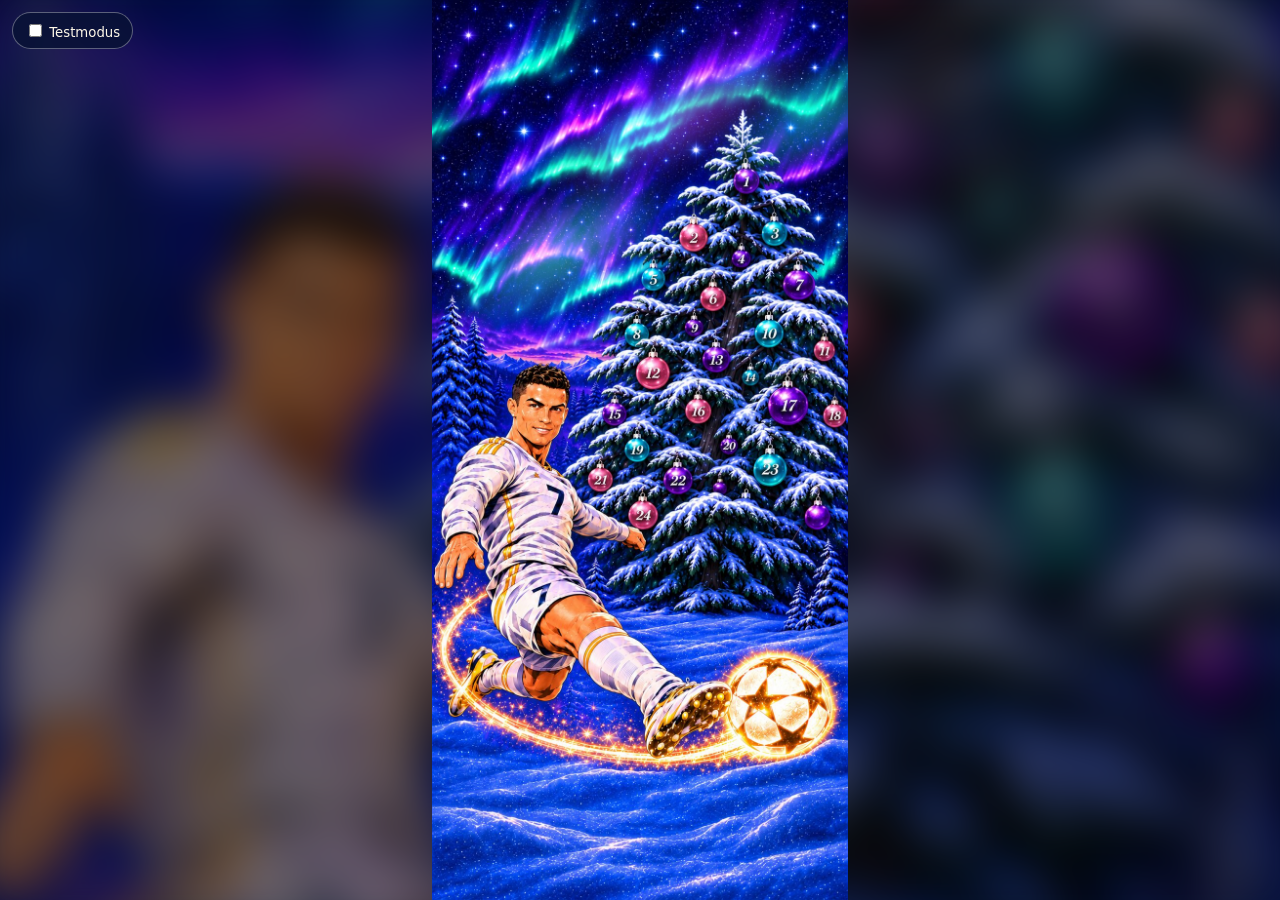
<file: index.html>
<!doctype html>
<html lang="de">
<meta charset="utf-8">
<meta name="viewport" content="width=device-width,initial-scale=1,viewport-fit=cover">
<title>Emilias Adventskalender</title>
<link rel="stylesheet" href="puzzles/puzzles.css">
<style>
*{box-sizing:border-box}body{margin:0;background:#080f33;color:#fff9e9;font:1rem system-ui}
main{position:fixed;inset:0;overflow:hidden;display:grid;place-items:center}
main::before{content:"";position:absolute;inset:-30px;background:center/cover url(calendar.svg);filter:blur(24px) brightness(.45)}
#scene{position:relative;width:min(100vw,46.15dvh);aspect-ratio:852/1846;background:center/100% 100% url(calendar.svg);transition:transform 2s cubic-bezier(.6,0,.28,1)}
.door{position:absolute;transform:translate(-50%,-50%);border:0;border-radius:50%;background:none;padding:0;cursor:pointer;perspective:150px}
.door:focus-visible,.door[data-opened]{outline:2px solid #ffe0a3;outline-offset:2px}
.door.opening{background:radial-gradient(circle,#fffbe0 5%,#ffca61 34%,#a143c5 65%,#120b40 90%);box-shadow:0 0 20px #ffe482;z-index:1}
.door.opening::after{content:"";position:absolute;inset:0;border-radius:50%;background-image:url(calendar.svg);background-size:var(--size);background-position:var(--position);transform-origin:left center;animation:open 1s ease-in-out forwards}
@keyframes open{to{transform:rotateY(-110deg);opacity:.55}}
.test{position:fixed;top:max(12px,env(safe-area-inset-top));left:12px;background:#091236dc;border:1px solid #ffffff55;border-radius:100px;padding:8px 12px;font-size:.83rem}
@media(prefers-reduced-motion:reduce){*,*::after{animation-duration:0s!important;transition-duration:0s!important}}

.weather{position:absolute;inset:0;overflow:hidden;pointer-events:none}
.aurora{position:absolute;inset:-8% -18% 56%;background:radial-gradient(ellipse 26% 13% at 30% 59%,#48ffd5a0,transparent 85%),radial-gradient(ellipse 31% 12% at 60% 45%,#c24cff9c,transparent 85%),radial-gradient(ellipse 24% 11% at 81% 59%,#27ffe77e,transparent 85%);mix-blend-mode:screen;filter:blur(12px);transform:rotate(-28deg);animation:aurora-drift 13s ease-in-out infinite alternate}
@keyframes aurora-drift{from{opacity:.25;transform:translate(-5%,2%) rotate(-31deg)}to{opacity:.75;transform:translate(6%,-5%) rotate(-24deg)}}
.flake::before{content:"";position:absolute;inset:0;background:#eefbff;clip-path:polygon(50% 0,62% 38%,100% 50%,62% 62%,50% 100%,38% 62%,0 50%,38% 38%);animation:crystal-twinkle var(--sparkle) ease-in-out infinite alternate}
@keyframes crystal-twinkle{from{opacity:.32;transform:scale(.68) rotate(0deg)}to{opacity:1;transform:scale(1.45) rotate(40deg)}}
.flake{position:absolute;top:-8px;width:var(--diameter);height:var(--diameter);filter:drop-shadow(0 0 2px #b9ecff);opacity:var(--alpha);animation:snowfall var(--duration) var(--delay) linear infinite}
@keyframes snowfall{to{transform:translate(var(--drift),calc(100dvh + 16px))}}
.meteor{position:absolute;top:5%;left:83%;width:clamp(72px,24%,180px);height:4px;border-radius:50%;background:linear-gradient(90deg,#fff,transparent);filter:drop-shadow(0 0 4px #9ceaff);opacity:0;animation:shoot 7s linear infinite}
@keyframes shoot{0%,10%{opacity:0;transform:translate(0,0) rotate(-26deg)}13%{opacity:.95}28%,100%{opacity:0;transform:translate(-56vw,27vw) rotate(-26deg)}}
#scene:has(.opening) .weather{visibility:hidden}
@media(prefers-reduced-motion:reduce){.weather{display:none}}
@media(orientation:portrait) and (max-width:600px){#scene{width:100vw;height:max(216.67vw,100dvh);flex:none}main{grid-template:100% / 100%;align-items:center}}</style>
<main aria-label="Emilias Adventskalender"><div id="scene"><div class="weather" aria-hidden="true"><div class="aurora"></div><div class="meteor"></div></div></div></main>
<label class="test"><input type="checkbox" id="test"> Testmodus</label>
<dialog id="chapter" aria-labelledby="heading">
  <div class="chapter-inner">
    <header class="chapter-header">
      <button id="back" type="button">← Zum Kalender</button>
      <span id="day"></span>
    </header>
    <h1 id="heading"></h1>
    <section id="day-content">
      <button id="open-puzzle" type="button" class="puzzle-card" hidden>
        <span>
          <strong>Rätsel</strong>
          <span class="door-detail" id="puzzle-name"></span>
        </span>
        <span class="puzzle-arrow" aria-hidden="true">→</span>
      </button>
      <button id="open-story" type="button" class="puzzle-card" hidden>
        <span>
          <strong>Weihnachtsgeschichte</strong>
          <span class="door-detail" id="story-preview"></span>
        </span>
        <span class="puzzle-arrow" aria-hidden="true">→</span>
      </button>
      <aside class="daily-saying" id="daily-saying" aria-labelledby="daily-saying-title" hidden>
        <h2 id="daily-saying-title">Tagesspruch</h2>
        <p></p>
        <cite hidden></cite>
      </aside>
      <p id="calendar-message" role="status" hidden></p>
    </section>
    <section id="puzzle-content" hidden></section>
    <article class="story-content" id="story-content" aria-labelledby="heading" hidden></article>
  </div>
</dialog>
<script type="module">
import { mountPuzzle, puzzleKinds, puzzles } from './puzzles/puzzles.js';
import { chapters, sayings } from './story-data.js';

const positions = [[644,373,52],[536,488,58],[702,478,52],[634,530,40],[453,573,49],[576,612,52],[751,585,64],[419,685,49],[537,673,37],[690,685,58],[803,719,43],[452,765,70],[582,739,54],[652,775,35],[373,847,50],[545,842,52],[729,831,80],[825,853,45],[420,923,51],[608,914,36],[344,984,50],[504,982,59],[693,963,67],[433,1056,61]];
const scene = document.querySelector('#scene');
const test = document.querySelector('#test');
test.checked = new URLSearchParams(location.search).has('test');
const chapter = document.querySelector('#chapter');
const heading = document.querySelector('#heading');
const back = document.querySelector('#back');
const dayContent = document.querySelector('#day-content');
const puzzleContent = document.querySelector('#puzzle-content');
const openPuzzle = document.querySelector('#open-puzzle');
const puzzleName = document.querySelector('#puzzle-name');
const openStory = document.querySelector('#open-story');
const storyPreview = document.querySelector('#story-preview');
const storyContent = document.querySelector('#story-content');
const dailySaying = document.querySelector('#daily-saying');
const sayingText = dailySaying.querySelector('p');
const sayingCredit = dailySaying.querySelector('cite');
const message = document.querySelector('#calendar-message');
let opened = {};
let activeDoor;
let activePuzzle;
let activeStory;
let activeSaying;
let puzzleRequest;
let testing = false;

const storyChoiceKey = 'emilia-story-choices-v1';
const trialChoices = {};
let storyChoices = {};
try {
  const savedChoices = JSON.parse(localStorage.getItem(storyChoiceKey));
  if (savedChoices && typeof savedChoices === 'object') storyChoices = savedChoices;
} catch {}

try { opened = JSON.parse(localStorage.getItem('emilia-opened')) || {}; } catch {}

function show(number, unlocked) {
  activePuzzle = unlocked ? puzzles[number - 1] : null;
  activeStory = unlocked ? chapters[number - 1] : null;
  activeSaying = unlocked ? sayings[number - 1] : null;
  document.querySelector('#day').textContent = number + '. Dezember';
  showDay();
  chapter.showModal();
  chapter.scrollTop = 0;
}

function showDay() {
  puzzleRequest?.abort();
  puzzleContent.replaceChildren();
  puzzleContent.hidden = true;
  storyContent.replaceChildren();
  storyContent.hidden = true;
  dayContent.hidden = false;
  back.textContent = '← Zum Kalender';
  heading.textContent = activePuzzle ? 'Türchen ' + activePuzzle.day : 'Die Kugel schläft noch';
  message.hidden = Boolean(activePuzzle);
  message.textContent = activePuzzle ? '' : 'Diese Kugel öffnet sich am ' + document.querySelector('#day').textContent + ' 2026.';
  openPuzzle.hidden = !activePuzzle;
  openStory.hidden = !activeStory;
  dailySaying.hidden = !activeSaying;
  if (activePuzzle) puzzleName.textContent = puzzleKinds[activePuzzle.kind] + ' · ' + activePuzzle.title;
  if (activeStory) storyPreview.textContent = activeStory.title;
  sayingText.textContent = activeSaying?.text ?? '';
  sayingCredit.textContent = activeSaying?.credit ?? '';
  sayingCredit.hidden = !activeSaying?.credit;
}

openStory.addEventListener('click', () => {
  const { title, paragraphs, choice, recall } = activeStory;
  const choices = testing ? trialChoices : storyChoices;
  for (const text of paragraphs) {
    const paragraph = document.createElement('p');
    paragraph.textContent = text;
    storyContent.append(paragraph);
  }
  if (recall && Object.hasOwn(recall.responses, choices[recall.day])) {
    const paragraph = document.createElement('p');
    paragraph.textContent = recall.responses[choices[recall.day]];
    storyContent.append(paragraph);
  }
  if (choice) {
    const number = activePuzzle.day;
    const group = document.createElement('fieldset');
    const legend = document.createElement('legend');
    legend.textContent = choice.prompt;
    group.append(legend);
    const options = [...choice.options, ''];
    const buttons = options.map(option => {
      const button = document.createElement('button');
      button.type = 'button';
      button.textContent = option || 'Ohne Auswahl';
      button.setAttribute('aria-pressed', String(option === (choices[number] ?? '')));
      button.addEventListener('click', () => {
        if (option) choices[number] = option;
        else delete choices[number];
        buttons.forEach((peer, index) => peer.setAttribute('aria-pressed', String(options[index] === option)));
        if (!testing) {
          try { localStorage.setItem(storyChoiceKey, JSON.stringify(storyChoices)); } catch {}
        }
      });
      return button;
    });
    group.append(...buttons);
    storyContent.append(group);
  }
  dayContent.hidden = true;
  storyContent.hidden = false;
  back.textContent = '← Zum Türchen';
  heading.textContent = title;
  chapter.scrollTop = 0;
  back.focus({preventScroll:true});
});

openPuzzle.addEventListener('click', async () => {
  const request = new AbortController();
  puzzleRequest = request;
  dayContent.hidden = true;
  puzzleContent.hidden = false;
  back.textContent = '← Zum Türchen';
  heading.textContent = activePuzzle.title;
  chapter.scrollTop = 0;
  back.focus({preventScroll:true});
  try {
    await mountPuzzle(puzzleContent,activePuzzle,testing,request.signal);
  } catch {
    if (!request.signal.aborted) puzzleContent.textContent = 'Das Rätsel konnte nicht geladen werden. Öffne es noch einmal.';
  }
});
function goBack() {
  if (!puzzleContent.hidden || !storyContent.hidden) {
    const returnButton = storyContent.hidden ? openPuzzle : openStory;
    showDay();
    chapter.scrollTop = 0;
    returnButton.focus({preventScroll:true});
  } else {
    chapter.close();
  }
}
back.addEventListener('click',goBack);
chapter.addEventListener('cancel',event=>{
  event.preventDefault();
  goBack();
});

const pause = ms => new Promise(resolve => setTimeout(resolve, matchMedia('(prefers-reduced-motion: reduce)').matches ? 0 : ms));
positions.forEach(([x,y,size], index) => {
  const number = index + 1;
  const button = document.createElement('button');
  button.className = 'door';
  button.setAttribute('aria-label', 'Türchen ' + number);
  button.style.cssText = `left:${x/852*100}%;top:${y/1846*100}%;width:${size/852*100}%;height:${size/1846*100}%;--size:${852/size*100}% ${1846/size*100}%;--position:${(x-size/2)/(852-size)*100}% ${(y-size/2)/(1846-size)*100}%`;
  if (opened[number]) button.dataset.opened = '';
  button.onclick = async () => {
    if (activeDoor || chapter.open) return;
    const today = new Date();
    testing = test.checked;
    if (!testing && today < new Date(2026,11,number)) {
      show(number, false);
      return;
    }
    activeDoor = button;
    test.disabled = true;
    button.classList.add('opening');
    await pause(1000);
    scene.style.transformOrigin = `${x/852*100}% ${y/1846*100}%`;
    const scale = 22;
    scene.style.transform = `translate(${(0.5-x/852)*scene.clientWidth}px,${(0.5-y/1846)*scene.clientHeight}px) scale(${scale})`;
    await pause(2010);
    if (!testing) {
      opened[number] = true;
      button.dataset.opened = '';
      try { localStorage.setItem('emilia-opened', JSON.stringify(opened)); } catch {}
    }
    show(number, true);
  };
  scene.append(button);
});
chapter.addEventListener('close', async () => {
  puzzleRequest?.abort();
  puzzleContent.replaceChildren();
  scene.style.transform = '';
  if (!activeDoor) return;
  await pause(2000);
  activeDoor.classList.remove('opening');
  activeDoor.focus({preventScroll:true});
  activeDoor = null;
  test.disabled = false;
});

const weather = document.querySelector('.weather');
if (!matchMedia('(prefers-reduced-motion: reduce)').matches) {
  for (let i = 0; i < 88; i++) {
    const flake = document.createElement('span');
    flake.className = 'flake';
    flake.style.cssText = `left:${Math.random()*100}%;--diameter:${2+Math.random()*4.5}px;--alpha:${.35+Math.random()*.6};--duration:${11+Math.random()*13}s;--delay:${-Math.random()*24}s;--drift:${(Math.random()-.5)*85}px`;
    flake.style.setProperty('--sparkle', (1.4 + Math.random() * 2.6) + 's');
    weather.append(flake);
  }
}
</script>
</html>
</file>
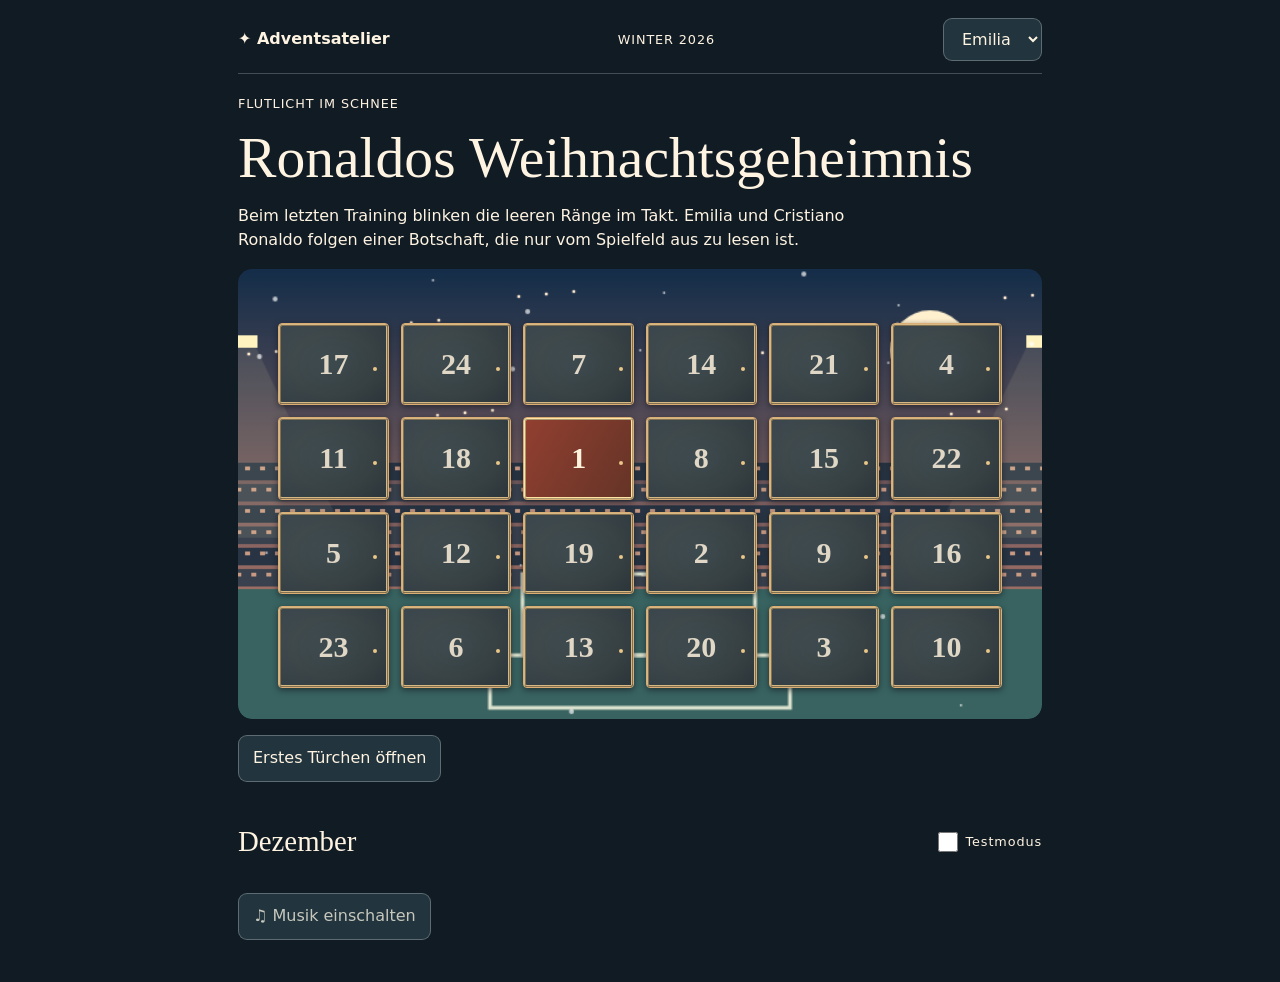
<file: prototyp-2026/index.html>
<!doctype html><html lang="de"><meta charset="utf-8"><meta name="viewport" content="width=device-width,initial-scale=1"><title>Adventsatelier · Winter 2026</title><style>
*{box-sizing:border-box}body{margin:0;background:#101b24;color:#fff4e2;font:16px/1.55 system-ui,sans-serif}main{max-width:840px;margin:auto;padding:18px}header,nav,.row{display:flex;gap:10px;align-items:center;flex-wrap:wrap;justify-content:space-between}header{border-bottom:1px solid #ffffff38;padding-bottom:12px}small,label{font-size:.8rem;letter-spacing:.07em}select,button{font:inherit;color:inherit;background:#22343d;border:1px solid #ffffff45;border-radius:9px;padding:10px 14px;cursor:pointer}button:disabled{opacity:.48;cursor:default}button:focus-visible,select:focus-visible{outline:3px solid gold}button:hover:enabled{border-color:#ffdc8d}h1,h2{font:normal clamp(2rem,6vw,3.6rem)/1.04 Georgia;margin:12px 0}h2{font-size:1.8rem}p{max-width:65ch}canvas{display:block;width:100%;border-radius:14px;margin:16px 0;background:#18273a}.grid{display:grid;grid-template-columns:repeat(8,1fr);gap:7px}.grid button{padding:8px 1px;min-height:44px;font-family:Georgia;font-size:1.22rem}.active{background:#ffdf9c;color:#25202a}article{padding:17px 0}#actions{display:flex;gap:8px;flex-wrap:wrap}#scene{position:relative}#scene button{position:absolute;transform:translate(-50%,-50%);background:transparent;border:0;font-size:clamp(19px,4vw,32px);padding:0;min-width:44px;min-height:44px}.hint{outline:3px dashed gold}footer{margin:24px 0;color:#c7c8bd}input{width:20px;height:20px;vertical-align:middle}@media(max-width:550px){.grid{grid-template-columns:repeat(6,1fr)}main{padding:12px}select{max-width:100%}}

#frame{overflow:hidden;border-radius:14px;margin:1rem 0;isolation:isolate}
#stage{position:relative}
#art{margin:0}
body:not(.inside) #art{height:clamp(320px,56vw,450px);object-fit:cover}
#days{position:absolute;inset:12% 5% 7%;display:grid;grid-template-columns:repeat(6,1fr);grid-template-rows:repeat(4,1fr);gap:clamp(5px,1vw,12px)}
#days button{position:relative;background:radial-gradient(ellipse,#fff2ba,#e7aa56 55%,#684127);padding:0;overflow:visible;border:1px solid #d9ad74;border-radius:4px;box-shadow:0 2px 6px #10131d99;perspective:480px;color:#fff5de;opacity:1}
#days .leaf{display:grid;place-items:center;position:absolute;inset:0;background:linear-gradient(130deg,#263e4bf2,#192732f2);border:2px ridge #d6b884;border-radius:3px;transform-origin:left center;backface-visibility:hidden;font:bold clamp(17px,3.7vw,30px) Georgia}
#days button:disabled .leaf{color:#e0d7c6;background:linear-gradient(130deg,#364650ee,#26343cee)}
#days .active .leaf{background:linear-gradient(120deg,#913f30,#653427);border-color:#ffe4a6}
#days .leaf:after{content:'';position:absolute;right:8%;top:53%;width:4px;height:4px;border-radius:50%;background:#eac788}
.inside #days,.inside #intro,.inside .row,body:not(.inside) #back{display:none}
.inside #panel{animation:appear .35s ease-out}
@keyframes appear{from{opacity:0;transform:translateY(8px)}to{opacity:1;transform:none}}
@media(max-width:510px){#days{grid-template-columns:repeat(4,1fr);grid-template-rows:repeat(6,1fr);inset:8% 5% 5%}body:not(.inside) #art{height:370px}}
@media(prefers-reduced-motion:reduce){.inside #panel{animation:none}}
</style><main><header><b>✦ Adventsatelier</b><small>WINTER 2026</small><select id="world" aria-label="Kalender wählen"></select></header><article><small id="tag"></small><h1 id="title"></h1><p id="intro"></p><div id="frame"><div id="stage"><div id="scene"><canvas id="art" width="800" height="360" aria-label="Illustrierte Winterwelt"></canvas></div><div class="grid" id="days"></div></div></div><button id="back">Zurück zum Kalender</button><div id="panel" tabindex="-1"></div><div id="actions"></div><p id="msg" role="status"></p></article><div class="row"><h2>Dezember</h2><label><input type="checkbox" id="test"> Testmodus</label></div><footer><button id="music">♫ Musik einschalten</button> <span id="saved"></span></footer></main><script>
const worlds=[
['Emilia','Ronaldos Weihnachtsgeheimnis','FLUTLICHT IM SCHNEE','Beim letzten Training blinken die leeren Ränge im Takt. Emilia und Cristiano Ronaldo folgen einer Botschaft, die nur vom Spielfeld aus zu lesen ist.','Die siebte Lampe','Ronaldo stoppt den Ball. „Emilia, siehst du das auch?“ Hoch über Block sieben blinkt ein Licht. Neben der Eckfahne steckt ein Umschlag im Schnee.','Den Umschlag öffnen','Ronaldo ein Lichtzeichen geben','Im Umschlag steckt eine silberne Eintrittskarte mit deinem Namen.','Ronaldo winkt zurück. Oben lässt jemand einen gestreiften Schal fallen.','Die Karte passt in den Schlitz am Spielertunnel. Dahinter summt ein Radio.','Am Ende des Tunnels erkennt die Platzwartin den Schal. „Den suche ich seit Weihnachten!“'],
null,
null,
null,
null
];
const fixed=0;
const $=id=>document.getElementById(id),world=$('world'),dayGrid=$('days'),ctx=$('art').getContext('2d');let w=fixed??0,step=0,choice=0,playing=false,deadline=0,clock=0,found=[],hints=0,sequence=[],progress={},audio=null,musicTimer;
const now=new Date(),dateKey=now.getFullYear()*10000+(now.getMonth()+1)*100+now.getDate();$('test').checked=dateKey<20261201;
function save(){try{localStorage.setItem('advent26-v1-'+w,JSON.stringify(progress));$('saved').textContent='Lokal gespeichert'}catch{$('saved').textContent='Speicherung hier nicht verfügbar'}}
function act(label,fn){let b=document.createElement('button');b.textContent=label;b.onclick=fn;$('actions').append(b);return b}
function scene(){let c=ctx,t=Date.now()/2000,phase=dateKey>=20261220?3:dateKey>=20261213?2:dateKey>=20261206?1:0;let palettes=[['#142d49','#d68870'],['#292446','#d9a26c'],['#312450','#a998dc'],['#141820','#776331'],['#473441','#bf8966']];let [a,b]=palettes[w],g=c.createLinearGradient(0,0,0,360);g.addColorStop(0,a);g.addColorStop(1,b);c.fillStyle=g;c.fillRect(0,0,800,360);function rect(x,y,ww,h,color){c.fillStyle=color;c.fillRect(x,y,ww,h)}function poly(points,color){c.beginPath();points.forEach(([x,y],i)=>i?c.lineTo(x,y):c.moveTo(x,y));c.closePath();c.fillStyle=color;c.fill()}function circle(x,y,r,color){c.beginPath();c.arc(x,y,r,0,7);c.fillStyle=color;c.fill()}
circle(632-phase*64,65,32,'#fff0ce');for(let i=0;i<45;i++)circle(i*173%800,i*47%165,1.3,'#ffead1');
if(w===0||w===3){for(let i=0;i<6;i++){rect(0,155+i*17,800,14,i%2?'#38414d':'#283443');for(let j=0;j<72;j++)rect(j*12+(i%2)*5,158+i*17,4,3,w===3?'#e5bd47':'#c89a83')}poly([[0,256],[800,256],[800,360],[0,360]],w===3?'#55583c':'#386360');c.strokeStyle='#dae1cd';c.lineWidth=3;c.strokeRect(306,244,186,65);c.strokeRect(280,309,240,42);for(let x of [65,735]){rect(x,57,5,100,'#1e3044');rect(x-26,53,55,10,'#fff3bf');poly([[x-26,63],[x+28,63],[x+100,215],[x-100,215]],'#fff4ba18')}}
else if(w===4){rect(52,38,190,171,'#ddba89');rect(60,46,174,155,'#435974');for(let i=0;i<15;i++)circle(65+i*43%160,53+i*33%140,2,'#fff');rect(143,40,7,170,'#e3c99b');rect(54,128,184,7,'#e3c99b');for(let k=0;k<2;k++){for(let i=0;i<24;i++){let h=25+i*17%41;rect(300+18*i,105+89*k-h,13,h,['#80716e','#a96752','#6c8581','#ceab70'][i%4])}rect(290,105+89*k,465,9,'#573e38')}rect(0,243,800,117,'#846352');for(let i=0;i<17;i++){let x=i*59%780,y=257+i*29%89;rect(x,y,22,8,['#bc866d','#c4ad87','#6a8983'][i%3]);circle(x+10,y-5,5,'#68494a')}}
else {poly([[0,200],[120,97],[223,192],[398,91],[570,180],[694,110],[800,173],[800,360],[0,360]],'#514f69');for(let i=0;i<30;i++){let x=i*83%800,y=156+i*21%86;poly([[x,y-45],[x-20,y+22],[x+20,y+22]],'#374c52')}poly([[0,241],[240,224],[470,245],[800,212],[800,360],[0,360]],'#ddd7e0');for(let i=0;i<5;i++){let x=22+i*162,y=199+(i%2)*25;rect(x,y,92,60,'#785c64');poly([[x-9,y],[x+44,y-41],[x+101,y]],'#eedee2');rect(x+13,y+17,18,21,'#ffdc90');rect(x+60,y+17,16,21,'#ffdc90')}if(w===1){rect(0,319,800,5,'#675052');for(let i=0;i<3;i++){rect(220+i*100,264,96,44,'#384651');for(let j=0;j<4;j++)rect(228+i*100+j*22,272,15,15,'#ffd991');circle(238+i*100,312,9,'#433744');circle(298+i*100,312,9,'#433744')}}}
if(w!==4)for(let i=0;i<54;i++)circle((i*61+Math.sin(t+i)*7+800)%800,(i*71+t*12)%360,1+i%2,'#ffffffb0');}
setInterval(scene,matchMedia('(prefers-reduced-motion: reduce)').matches?60000:120);
function clear(){clearInterval(clock);playing=false;$('panel').replaceChildren();$('actions').replaceChildren();$('msg').textContent='';document.querySelectorAll('#scene button').forEach(b=>b.remove())}
function panel(title,body){let h=document.createElement('h2'),p=document.createElement('p');h.textContent=title;p.textContent=body;$('panel').append(h,p)}

let opening=false;
async function openDoor(){
  if(opening||document.body.classList.contains('inside'))return;
  const door=dayGrid.querySelector('.active');
  if(!door||door.disabled)return;
  opening=true;
  const stage=$('stage'), leaf=door.querySelector('.leaf');
  const view=stage.getBoundingClientRect(), slot=door.getBoundingClientRect();
  const x=slot.left-view.left+slot.width/2, y=slot.top-view.top+slot.height/2;
  const animations=[];
  try{
    if(!matchMedia('(prefers-reduced-motion: reduce)').matches && leaf.animate){
      stage.style.transformOrigin=x+'px '+y+'px';
      animations.push(leaf.animate([{transform:'rotateY(0deg)'},{transform:'rotateY(-109deg)'}],
        {duration:700,easing:'ease-in-out',fill:'forwards'}));
      animations.push(stage.animate([{transform:'none',opacity:1,offset:0},{transform:'none',opacity:1,offset:.28},{transform:'translate('+(view.width/2-x)+'px,'+(view.height/2-y)+'px) scale('+Math.max(view.width/slot.width,view.height/slot.height)+')',opacity:.15}],
        {duration:1250,easing:'ease-in-out',fill:'forwards'}));
      await Promise.all(animations.map(a=>a.finished));
    }
  }finally{
    animations.forEach(a=>a.cancel());
    opening=false;
  }
  document.body.classList.add('inside');
  start();
  $('panel').focus({preventScroll:true});
}
$('back').onclick=home;

function grid(){dayGrid.replaceChildren();for(let i=1;i<=24;i++){let b=document.createElement('button');b.textContent=i===1&&progress.done?'1 ✓':i;b.disabled=i!==1||(!$('test').checked&&dateKey<20261201);b.title=i===1?'Erstes Türchen':'Für die gemeinsame Ausarbeitung vorgesehen';if(i===1)b.className='active';const leaf=document.createElement('span');leaf.className='leaf';leaf.textContent=b.textContent;b.replaceChildren(leaf);b.setAttribute('aria-label','Türchen '+i);b.style.order=(i*7+new Date().getDate()*5)%24;b.onclick=openDoor;dayGrid.append(b)}}
function home(){document.body.classList.remove('inside');clear();let d=worlds[w];$('tag').textContent=d[2];$('title').textContent=d[1];$('intro').textContent=d[3];try{progress=JSON.parse(localStorage.getItem('advent26-v1-'+w))||{}}catch{progress={}}$('saved').textContent=progress.done?'1 von 24 geöffnet':'';scene();grid();if($('test').checked||dateKey>=20261201)act(progress.done?'Erstes Türchen erneut spielen':'Erstes Türchen öffnen',openDoor)}
function start(){clear();let d=worlds[w];panel(d[4],d[5]);if(w===4)act('Suche starten · 60 Sekunden',hunt);else for(let i=0;i<2;i++)act(d[6+i],()=>{choice=i;clear();panel(d[4],d[8+i]);if(w===3)code();else act(['Zum Spielertunnel','Den ersten Halt ausrufen','Zum Dorfbrunnen'][w],()=>finish(d[10+i]))});$('panel').scrollIntoView({block:'center'})}
function finish(s){clear();progress={done:true,choice,ending:s};save();panel('Erste Seite im Winteralbum',s);grid();act('Zur Kalenderwelt',home)}
function code(){let keys=choice?['Mitte','Links','Rechts']:['Rechts','Mitte','Links'];sequence=[];$('msg').textContent='Funkfolge merken: '+keys.join(' → ');act('Funkfolge eingeben',()=>{$('actions').replaceChildren();$('msg').textContent='Tippe die drei Sektoren in der richtigen Reihenfolge.';for(let k of ['Links','Mitte','Rechts'])act(k,()=>{if(k!==keys[sequence.length]){sequence=[];$('msg').textContent='Funkstörung. Noch einmal: '+keys.join(' → ');return}sequence.push(k);$('msg').textContent=sequence.join(' → ');if(sequence.length===3)finish(worlds[w][10+choice])})})}
const objects=[['Schlüssel','🗝️',73,54],['Brief','✉️',27,82],['Taschenuhr','⌚',88,86],['Garn','🧶',9,74],['Kerze','🕯️',37,58],['Pinsel','🖌️',54,77],['Feder','🪶',60,28],['Brille','👓',35,28],['Tasse','☕',66,88]];
function hunt(){clear();playing=true;found=[];hints=0;deadline=Date.now()+60000;panel('Das verlassene Atelier','Finde Schlüssel, Brief und Taschenuhr im Bild.');function tick(){let left=Math.ceil((deadline-Date.now())/1000);if(left<=0){clear();panel('Die Atelieruhr schlägt','Du kannst die Suche noch einmal beginnen.');act('Erneut suchen',hunt);return false}$('msg').textContent=left+' s · '+found.length+'/3 gefunden · '+hints+' Hinweise';return true}objects.forEach(([name,icon,x,y],i)=>{let b=document.createElement('button');b.textContent=icon;b.setAttribute('aria-label',name);b.style.left=x+'%';b.style.top=y+'%';b.dataset.obj=i;$('scene').append(b);b.onclick=()=>{if(!playing||!tick()||i>2||found.includes(i))return;found.push(i);b.hidden=true;if(found.length===3){let points=Math.max(0,300+Math.ceil((deadline-Date.now())/1000)*5-hints*50);finish('Unter dem Brief liegt eine Eintrittskarte für zwei. Deine erste Albumseite ist komplett. '+points+' Punkte.')}else tick()}});act('Hinweis · −50 Punkte',()=>{if(!tick())return;let b=[...document.querySelectorAll('#scene button')].slice(0,3).find(b=>!b.hidden);if(!b.classList.contains('hint')){b.classList.add('hint');hints++}tick()});clock=setInterval(tick,250);tick();$('scene').scrollIntoView({block:'center'})}
worlds.forEach((d,i)=>{if(d&&(fixed===null||i===fixed))world.add(new Option(d[0],i))});world.onchange=()=>{w=Number(world.value);home()};$('test').onchange=home;
$('music').onclick=async()=>{if(audio){clearInterval(musicTimer);await audio.close();audio=null;$('music').textContent='♫ Musik einschalten';return}audio=new (window.AudioContext||window.webkitAudioContext)();await audio.resume();let n=0;function note(){let o=audio.createOscillator(),g=audio.createGain(),t=audio.currentTime;o.frequency.value=[392,494,587,494,440,523,659,523][n++%8];g.gain.setValueAtTime(.0001,t);g.gain.exponentialRampToValueAtTime(.045,t+.03);g.gain.exponentialRampToValueAtTime(.0001,t+.7);o.connect(g);g.connect(audio.destination);o.start();o.stop(t+.72)}note();musicTimer=setInterval(note,750);$('music').textContent='♫ Musik ausschalten'};home();
</script></html>
</file>
<file: puzzles/puzzles.css>
#chapter {
  --gold:#ffdda4;
  --soft:#d8d0ef;
  --line:#75619a;
  position:fixed;
  inset:0;
  margin:0;
  width:100%;
  height:100%;
  max-width:none;
  max-height:none;
  border:0;
  padding:max(20px,env(safe-area-inset-top)) max(15px,env(safe-area-inset-right)) max(32px,env(safe-area-inset-bottom)) max(15px,env(safe-area-inset-left));
  overflow:auto;
  overscroll-behavior:contain;
  color:#fff9e9;
  color-scheme:dark;
  background:radial-gradient(ellipse at 75% 0,#422875 0,transparent 42rem),#110f2d;
}
#chapter::backdrop{background:#10102e}
.chapter-inner{width:min(100%,760px);margin-inline:auto}
.chapter-header{display:flex;justify-content:space-between;align-items:center;gap:12px;margin-bottom:clamp(24px,6vh,52px)}
#day{color:var(--soft);text-align:right}
#heading{font:700 clamp(2rem,6vw,3.5rem)/1.06 Georgia,serif;margin:0 0 22px}
#chapter p{line-height:1.5}
#chapter button,#chapter input,#chapter select{font:inherit;color:inherit}
#chapter button,#chapter input,#chapter select{border:1px solid var(--line);border-radius:10px}
#chapter button{background:#332456;padding:8px 12px;cursor:pointer;min-height:40px}
#chapter button:disabled{cursor:default}
#chapter :focus-visible{outline:2px solid var(--gold);outline-offset:2px}
#chapter button[aria-pressed=true]{background:#735484;color:#fff}
#chapter #back{background:#211b44;border-color:#8069a0}
#chapter .puzzle-card{
  text-align:left;width:min(100%,480px);min-height:122px;padding:19px 18px;
  display:flex;justify-content:space-between;align-items:center;gap:18px;
  color:#fff;border-color:#9779b4;background:linear-gradient(125deg,#49316a,#302459);
}
#chapter [hidden]{display:none!important}
.puzzle-card span span,.puzzle-card strong{display:block}
.puzzle-card strong{font:700 clamp(1.25rem,5vw,1.9rem)/1.15 Georgia,serif}
.door-detail{font-size:.9rem;color:var(--soft);margin-top:8px}
.puzzle-arrow{font-size:1.5rem;color:var(--gold)}
#day-content .puzzle-card + .puzzle-card{margin-top:10px}
.daily-saying{margin-top:22px;width:min(100%,480px);padding:17px 19px;border:1px solid var(--line);border-radius:12px;background:#211940}
.daily-saying h2{font-size:.95rem;margin:0;color:var(--gold)}
.daily-saying p{white-space:pre-line;margin:8px 0 0}
.daily-saying cite{display:block;margin-top:8px;color:var(--soft);font-size:.85rem}
.story-content{max-width:62ch}
#chapter .story-content p{font:clamp(1.1rem,3vw,1.22rem)/1.65 Georgia,serif;margin:0 0 .95em}
.story-content fieldset{display:flex;flex-wrap:wrap;gap:8px;margin:24px 0 0;padding:12px;border:1px solid var(--line);border-radius:12px}
.story-content legend{color:var(--gold);padding:0 5px}
.puzzle-work>p:first-child{margin:0 0 16px;color:var(--soft);max-width:63ch}
.puzzle-feedback,.puzzle-count{font-weight:600;color:var(--gold)}
.puzzle-feedback{position:sticky;bottom:-2px;margin:10px 0 0;padding:8px 12px;border-radius:8px;background:#21183c;z-index:2}
.puzzle-feedback:empty{display:none}
.word-list{display:flex;flex-wrap:wrap;gap:5px;margin:0;padding:0;list-style:none}
.word-list li{font-size:.78rem;letter-spacing:.01em;padding:3px 6px;border:1px solid var(--line);border-radius:5px}
.word-list li.found{color:#baf9df;border-color:#72bdab;text-decoration:line-through}
.word-grid{display:grid;grid-template-columns:repeat(var(--columns),minmax(0,1fr));gap:1px;max-width:560px;background:#3d3361;border:1px solid var(--line);overflow:hidden;border-radius:7px}
#chapter .word-grid button{border:0;border-radius:0;padding:0;min-height:0;aspect-ratio:1;background:#201a3d;font-size:clamp(.65rem,3vw,1.06rem)}
#chapter .word-grid button.found{background:#23594d;color:#ebfffb}
#chapter .word-grid button[aria-pressed=true]{background:#ffdda4;color:#1a132e}
#chapter .word-grid button:focus-visible{outline-offset:-2px}
.sudoku-grid{display:grid;grid-template-columns:repeat(6,minmax(0,1fr));width:min(100%,420px);margin:12px 0;border:2px solid #b49acb}
#chapter .sudoku-grid button{border-radius:0;border:solid #514477;border-width:0 1px 1px 0;padding:0;min-height:0;aspect-ratio:1;font-size:clamp(1.15rem,5vw,1.8rem)}
#chapter .sudoku-grid button:disabled{background:#252045;color:#fff;opacity:1}
#chapter .sudoku-grid button.block-right{border-right:2px solid #b49acb}
#chapter .sudoku-grid button.block-bottom{border-bottom:2px solid #b49acb}
.sudoku-controls{display:flex;align-items:center;flex-wrap:wrap;gap:5px;margin:0 0 14px}
.cipher-key{display:flex;flex-wrap:wrap;gap:4px;margin:0 0 18px}
.cipher-key div{text-align:center;min-width:34px;padding:2px 4px;border:1px solid var(--line);border-radius:6px}
.cipher-key dt{color:var(--gold);font-size:.83rem}
.cipher-key dd{margin:0;font-weight:650}
.cipher-message{display:flex;flex-wrap:wrap;gap:4px 10px;margin:0 0 15px;font-variant-numeric:tabular-nums}
.cipher-message span{background:#2d214f;border-radius:6px;padding:5px 8px}
.check-form{display:grid;gap:10px;justify-items:start}
.check-form label{display:grid;gap:4px;color:var(--soft);width:min(100%,440px)}
#chapter input,#chapter select{background:#251d49;padding:8px;min-height:40px;width:100%}
.logic-clues{padding-left:22px;max-width:62ch}
.logic-clues li{margin-bottom:5px}
.logic-form fieldset{display:grid;grid-template-columns:repeat(3,minmax(0,1fr));gap:8px;margin:0;width:100%;border:1px solid var(--line);border-radius:10px;padding:9px}
.logic-form legend{padding-inline:5px;color:var(--gold)}
.difference-pair{display:grid;gap:10px;margin:10px 0}
.difference-pair figure{margin:0;min-width:0}
.difference-pair figcaption{margin-bottom:3px;font-size:.82rem;color:var(--soft)}
.difference-image{position:relative;background:white;border-radius:8px;overflow:hidden}
.difference-image img{display:block;width:100%;height:auto}
#chapter .difference-target{position:absolute;transform:translate(-50%,-50%);background:transparent;border:0;border-radius:50%;padding:0;min-height:16px;min-width:16px}
#chapter .difference-target.found{border:2px solid #ce285b;box-shadow:0 0 0 1px #fff;pointer-events:none}
@media(min-width:650px){.difference-pair{grid-template-columns:1fr 1fr}}
@media(max-width:420px){.logic-form fieldset{grid-template-columns:1fr}}
.paint-studio .toolbar,.paint-studio .tools{display:flex;align-items:center;flex-wrap:wrap;gap:5px}
.paint-studio .toolbar{justify-content:space-between;margin-bottom:9px}
.paint-studio .zoom{min-width:5ch;text-align:center}
.paint-studio .viewport{width:100%;overflow:auto;background:#fff;border-radius:8px;max-height:min(54dvh,550px);min-height:120px;overscroll-behavior:contain}
.paint-studio canvas{display:block;max-width:none;touch-action:none;cursor:crosshair}
.paint-studio .viewport.pan canvas{cursor:grab}
.paint-studio .viewport.pan canvas:active{cursor:grabbing}
.paint-studio .color-picker{width:min(100%,520px);margin-top:10px;border:1px solid var(--line);border-radius:10px;background:#251d49}
.paint-studio .color-picker summary{padding:10px;cursor:pointer;min-height:44px}
.paint-studio #colorLabel,.paint-studio .status{color:var(--soft);font-size:.88rem}
.paint-studio #colorLabel{margin-inline-start:8px;white-space:nowrap}
.paint-studio #colorLabel::before{content:'';display:inline-block;width:.85em;height:.85em;margin-inline-end:4px;border:1px solid #ffffff80;border-radius:50%;background:var(--selected-color);vertical-align:-.06em}
.paint-studio .palette{max-height:min(38dvh,320px);overflow:auto;padding:6px 10px 10px;overscroll-behavior:contain}
.paint-studio .color-family{display:grid;grid-template-columns:minmax(6ch,1fr) repeat(5,minmax(0,1fr));align-items:center;gap:4px;margin-top:5px}
.paint-studio .color-family>span{font-size:.74rem;color:var(--soft)}
#chapter .paint-studio .swatch{min-height:40px;padding:0;border-radius:5px;background:var(--swatch)}
#chapter .paint-studio .swatch[aria-pressed=true]{outline:2px solid #fff;outline-offset:0}
#chapter .paint-studio .swatch[aria-pressed=true]::after{content:'✓';color:white;text-shadow:#111 0 0 4px,#111 0 0 4px}
#chapter .paint-studio button:disabled{opacity:.55}
@media(max-width:400px){#chapter .paint-studio .tools button{font-size:.88rem;padding-inline:8px}}
</file>
